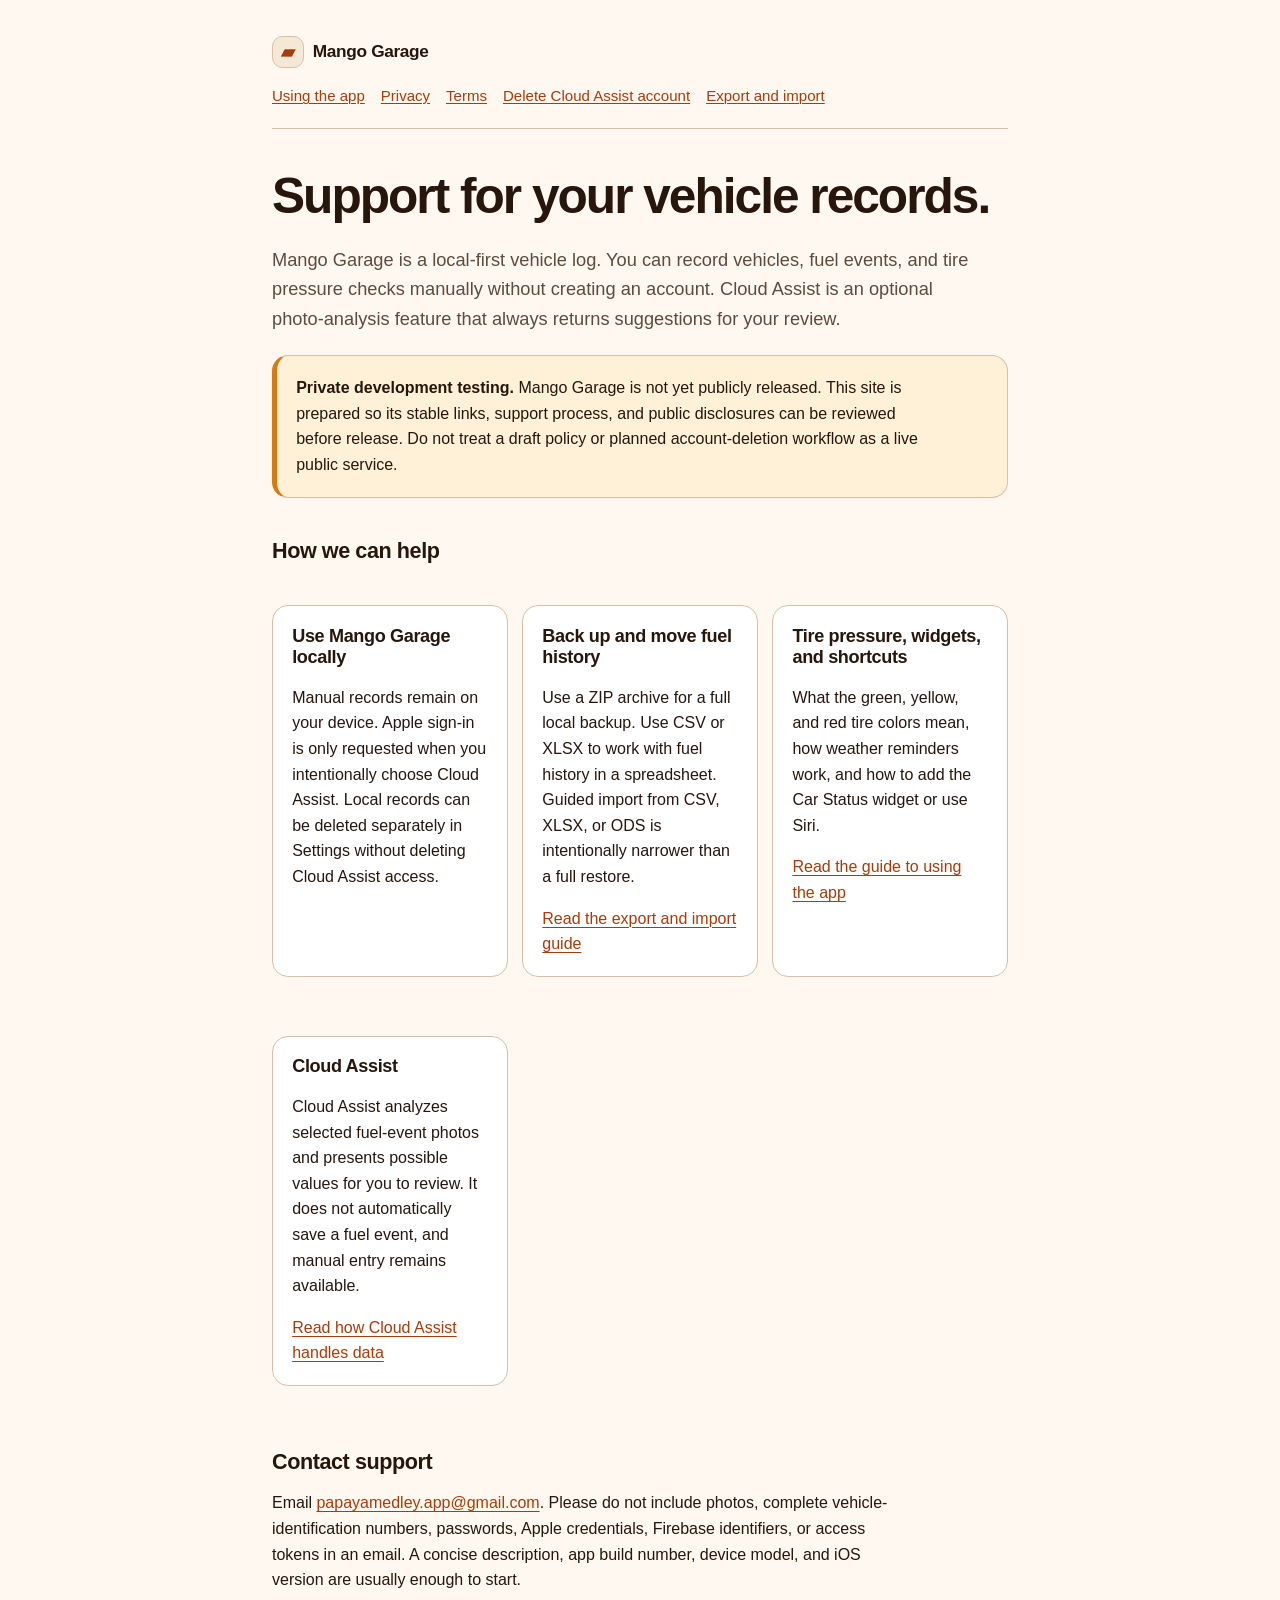
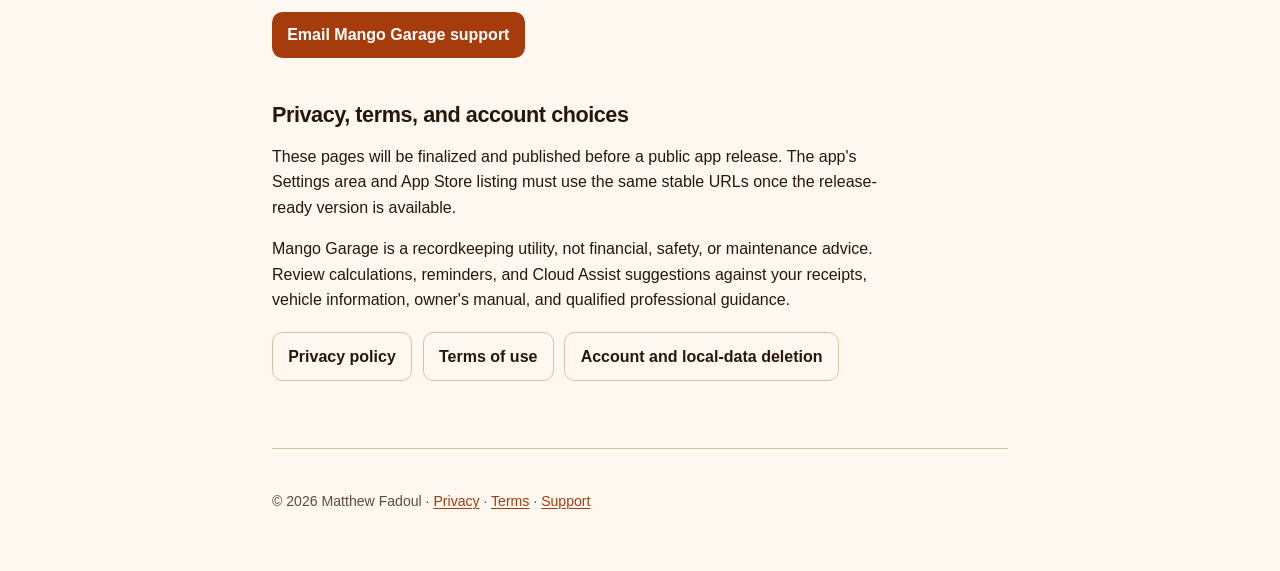
<file: index.html>
<!doctype html>
<html lang="en">
<head>
  <meta charset="utf-8">
  <meta name="viewport" content="width=device-width, initial-scale=1">
  <meta name="description" content="Mango Garage support, privacy, terms, and data portability information.">
  <title>Mango Garage Support</title>
  <link rel="stylesheet" href="styles.css">
</head>
<body>
  <a class="skip-link" href="#main-content">Skip to content</a>
  <div class="page">
    <header>
      <a class="brand" href="index.html" aria-label="Mango Garage support home">
        <span class="brand-mark" aria-hidden="true">▰</span><span>Mango Garage</span>
      </a>
      <nav aria-label="Support navigation">
        <a href="help.html">Using the app</a>
        <a href="privacy.html">Privacy</a>
        <a href="terms.html">Terms</a>
        <a href="delete-account.html">Delete Cloud Assist account</a>
        <a href="export-and-import.html">Export and import</a>
      </nav>
    </header>

    <main id="main-content">
      <h1>Support for your vehicle records.</h1>
      <p class="lede">Mango Garage is a local-first vehicle log. You can record vehicles, fuel events, and tire pressure checks manually without creating an account. Cloud Assist is an optional photo-analysis feature that always returns suggestions for your review.</p>

      <aside class="notice" aria-label="Availability notice">
        <p><strong>Private development testing.</strong> Mango Garage is not yet publicly released. This site is prepared so its stable links, support process, and public disclosures can be reviewed before release. Do not treat a draft policy or planned account-deletion workflow as a live public service.</p>
      </aside>

      <section aria-labelledby="help-heading">
        <h2 id="help-heading">How we can help</h2>
        <div class="card-grid">
          <article class="card">
            <h2>Use Mango Garage locally</h2>
            <p>Manual records remain on your device. Apple sign-in is only requested when you intentionally choose Cloud Assist. Local records can be deleted separately in Settings without deleting Cloud Assist access.</p>
          </article>
          <article class="card">
            <h2>Back up and move fuel history</h2>
            <p>Use a ZIP archive for a full local backup. Use CSV or XLSX to work with fuel history in a spreadsheet. Guided import from CSV, XLSX, or ODS is intentionally narrower than a full restore.</p>
            <p><a href="export-and-import.html">Read the export and import guide</a></p>
          </article>
          <article class="card">
            <h2>Tire pressure, widgets, and shortcuts</h2>
            <p>What the green, yellow, and red tire colors mean, how weather reminders work, and how to add the Car Status widget or use Siri.</p>
            <p><a href="help.html">Read the guide to using the app</a></p>
          </article>
          <article class="card">
            <h2>Cloud Assist</h2>
            <p>Cloud Assist analyzes selected fuel-event photos and presents possible values for you to review. It does not automatically save a fuel event, and manual entry remains available.</p>
            <p><a href="privacy.html#cloud-assist">Read how Cloud Assist handles data</a></p>
          </article>
        </div>
      </section>

      <section aria-labelledby="contact-heading">
        <h2 id="contact-heading">Contact support</h2>
        <p>Email <a href="mailto:papayamedley.app@gmail.com">papayamedley.app@gmail.com</a>. Please do not include photos, complete vehicle-identification numbers, passwords, Apple credentials, Firebase identifiers, or access tokens in an email. A concise description, app build number, device model, and iOS version are usually enough to start.</p>
        <p><a class="button" href="mailto:papayamedley.app@gmail.com?subject=Mango%20Garage%20Support">Email Mango Garage support</a></p>
      </section>

      <section aria-labelledby="legal-heading">
        <h2 id="legal-heading">Privacy, terms, and account choices</h2>
        <p>These pages will be finalized and published before a public app release. The app's Settings area and App Store listing must use the same stable URLs once the release-ready version is available.</p>
        <p>Mango Garage is a recordkeeping utility, not financial, safety, or maintenance advice. Review calculations, reminders, and Cloud Assist suggestions against your receipts, vehicle information, owner's manual, and qualified professional guidance.</p>
        <p>
          <a class="button secondary" href="privacy.html">Privacy policy</a>
          <a class="button secondary" href="terms.html">Terms of use</a>
          <a class="button secondary" href="delete-account.html">Account and local-data deletion</a>
        </p>
      </section>
    </main>

    <footer>
      <p>© 2026 Matthew Fadoul · <a href="privacy.html">Privacy</a> · <a href="terms.html">Terms</a> · <a href="mailto:papayamedley.app@gmail.com">Support</a></p>
    </footer>
  </div>
</body>
</html>
</file>
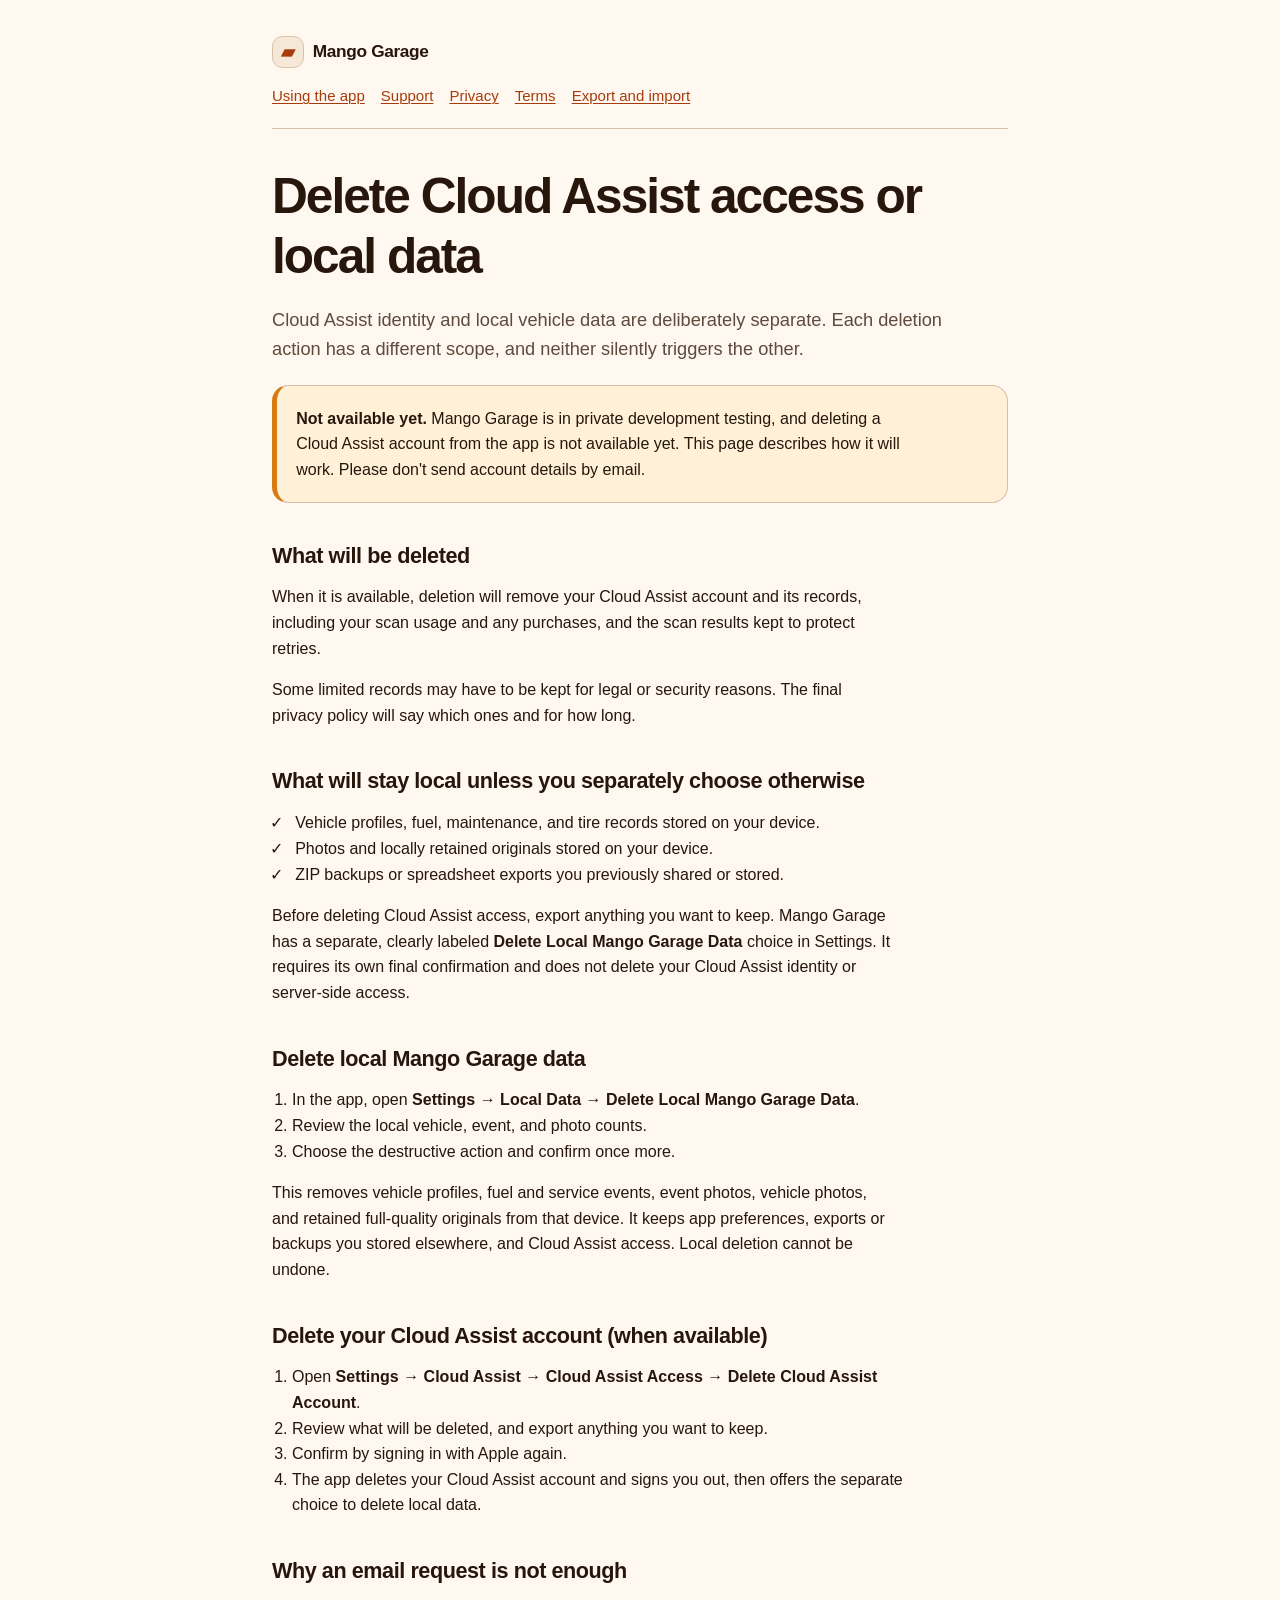
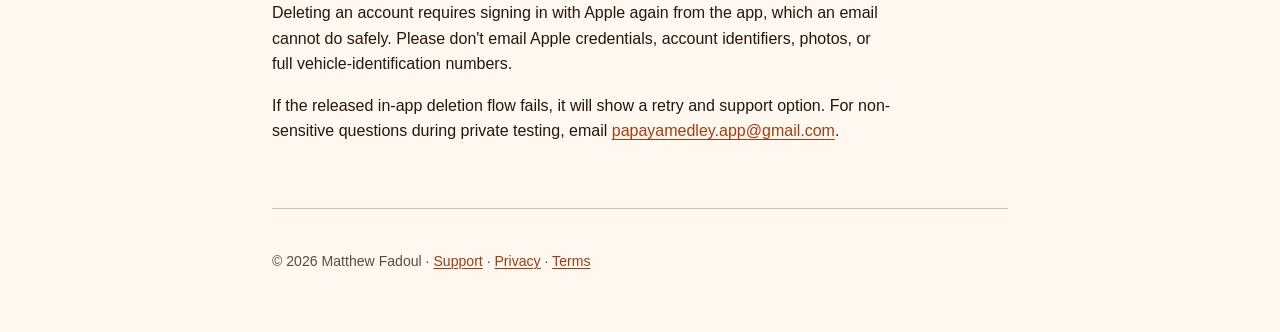
<file: delete-account.html>
<!doctype html>
<html lang="en">
<head>
  <meta charset="utf-8">
  <meta name="viewport" content="width=device-width, initial-scale=1">
  <meta name="description" content="Mango Garage Cloud Assist account and device-local data deletion information.">
  <title>Delete Cloud Assist Account or Local Data — Mango Garage</title>
  <link rel="stylesheet" href="styles.css">
</head>
<body>
  <a class="skip-link" href="#main-content">Skip to content</a>
  <div class="page">
    <header>
      <a class="brand" href="index.html" aria-label="Mango Garage support home">
        <span class="brand-mark" aria-hidden="true">▰</span><span>Mango Garage</span>
      </a>
      <nav aria-label="Support navigation">
        <a href="help.html">Using the app</a>
        <a href="index.html">Support</a>
        <a href="privacy.html">Privacy</a>
        <a href="terms.html">Terms</a>
        <a href="export-and-import.html">Export and import</a>
      </nav>
    </header>

    <main id="main-content">
      <h1>Delete Cloud Assist access or local data</h1>
      <p class="lede">Cloud Assist identity and local vehicle data are deliberately separate. Each deletion action has a different scope, and neither silently triggers the other.</p>

      <aside class="notice" aria-label="Availability notice">
        <p><strong>Not available yet.</strong> Mango Garage is in private development testing, and deleting a Cloud Assist account from the app is not available yet. This page describes how it will work. Please don't send account details by email.</p>
      </aside>

      <h2>What will be deleted</h2>
      <p>When it is available, deletion will remove your Cloud Assist account and its records, including your scan usage and any purchases, and the scan results kept to protect retries.</p>
      <p>Some limited records may have to be kept for legal or security reasons. The final privacy policy will say which ones and for how long.</p>

      <h2>What will stay local unless you separately choose otherwise</h2>
      <ul class="checklist">
        <li>Vehicle profiles, fuel, maintenance, and tire records stored on your device.</li>
        <li>Photos and locally retained originals stored on your device.</li>
        <li>ZIP backups or spreadsheet exports you previously shared or stored.</li>
      </ul>
      <p>Before deleting Cloud Assist access, export anything you want to keep. Mango Garage has a separate, clearly labeled <strong>Delete Local Mango Garage Data</strong> choice in Settings. It requires its own final confirmation and does not delete your Cloud Assist identity or server-side access.</p>

      <h2>Delete local Mango Garage data</h2>
      <ol>
        <li>In the app, open <strong>Settings → Local Data → Delete Local Mango Garage Data</strong>.</li>
        <li>Review the local vehicle, event, and photo counts.</li>
        <li>Choose the destructive action and confirm once more.</li>
      </ol>
      <p>This removes vehicle profiles, fuel and service events, event photos, vehicle photos, and retained full-quality originals from that device. It keeps app preferences, exports or backups you stored elsewhere, and Cloud Assist access. Local deletion cannot be undone.</p>

      <h2>Delete your Cloud Assist account (when available)</h2>
      <ol>
        <li>Open <strong>Settings → Cloud Assist → Cloud Assist Access → Delete Cloud Assist Account</strong>.</li>
        <li>Review what will be deleted, and export anything you want to keep.</li>
        <li>Confirm by signing in with Apple again.</li>
        <li>The app deletes your Cloud Assist account and signs you out, then offers the separate choice to delete local data.</li>
      </ol>

      <h2>Why an email request is not enough</h2>
      <p>Deleting an account requires signing in with Apple again from the app, which an email cannot do safely. Please don't email Apple credentials, account identifiers, photos, or full vehicle-identification numbers.</p>
      <p>If the released in-app deletion flow fails, it will show a retry and support option. For non-sensitive questions during private testing, email <a href="mailto:papayamedley.app@gmail.com?subject=Mango%20Garage%20Account%20Deletion%20Question">papayamedley.app@gmail.com</a>.</p>

    </main>

    <footer>
      <p>© 2026 Matthew Fadoul · <a href="index.html">Support</a> · <a href="privacy.html">Privacy</a> · <a href="terms.html">Terms</a></p>
    </footer>
  </div>
</body>
</html>
</file>
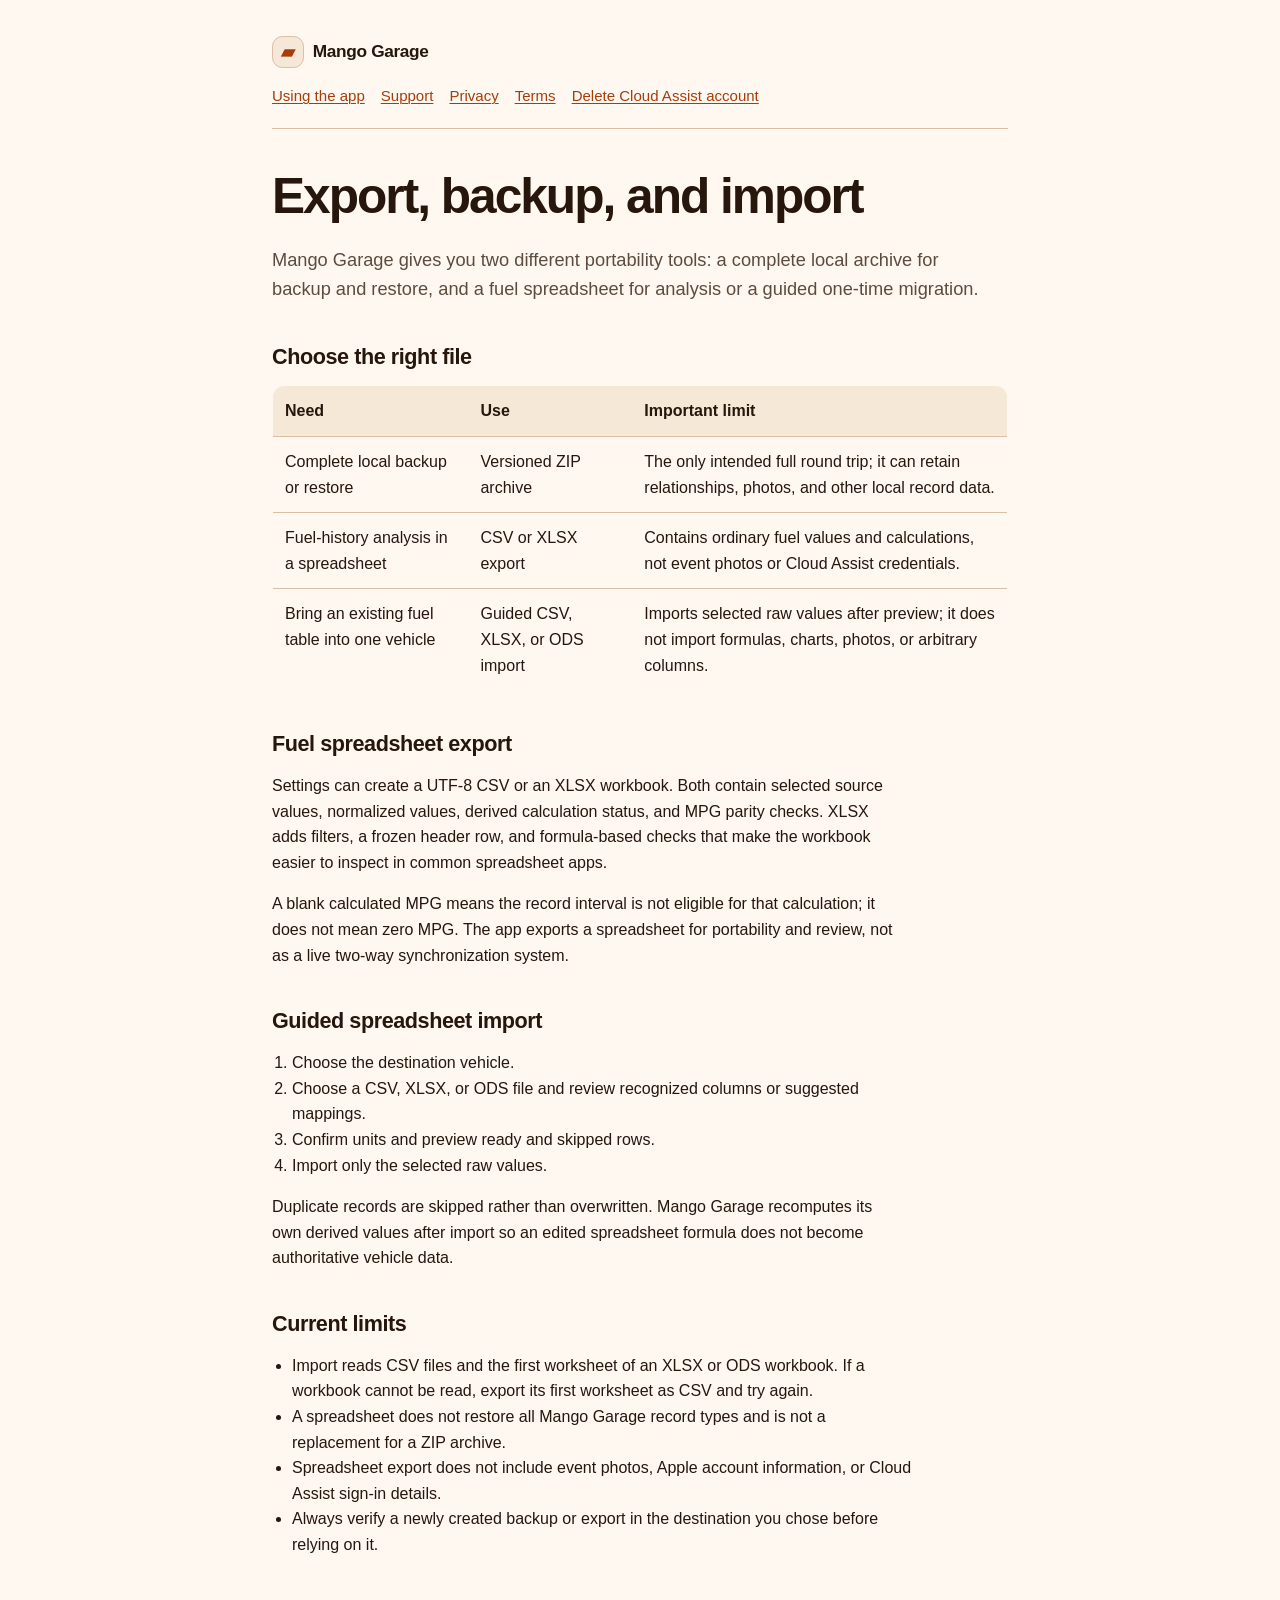
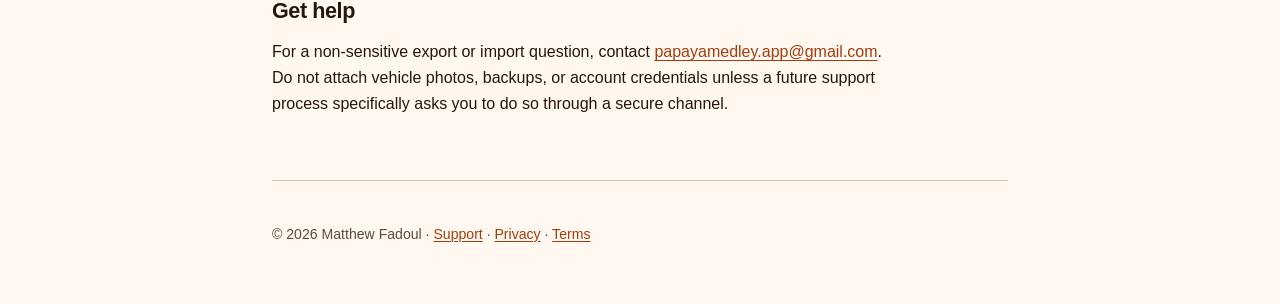
<file: export-and-import.html>
<!doctype html>
<html lang="en">
<head>
  <meta charset="utf-8">
  <meta name="viewport" content="width=device-width, initial-scale=1">
  <meta name="description" content="Mango Garage backup, fuel-spreadsheet export, and import guidance.">
  <title>Export and Import — Mango Garage</title>
  <link rel="stylesheet" href="styles.css">
</head>
<body>
  <a class="skip-link" href="#main-content">Skip to content</a>
  <div class="page">
    <header>
      <a class="brand" href="index.html" aria-label="Mango Garage support home">
        <span class="brand-mark" aria-hidden="true">▰</span><span>Mango Garage</span>
      </a>
      <nav aria-label="Support navigation">
        <a href="help.html">Using the app</a>
        <a href="index.html">Support</a>
        <a href="privacy.html">Privacy</a>
        <a href="terms.html">Terms</a>
        <a href="delete-account.html">Delete Cloud Assist account</a>
      </nav>
    </header>

    <main id="main-content">
      <h1>Export, backup, and import</h1>
      <p class="lede">Mango Garage gives you two different portability tools: a complete local archive for backup and restore, and a fuel spreadsheet for analysis or a guided one-time migration.</p>

      <h2>Choose the right file</h2>
      <table>
        <thead><tr><th scope="col">Need</th><th scope="col">Use</th><th scope="col">Important limit</th></tr></thead>
        <tbody>
          <tr><td>Complete local backup or restore</td><td>Versioned ZIP archive</td><td>The only intended full round trip; it can retain relationships, photos, and other local record data.</td></tr>
          <tr><td>Fuel-history analysis in a spreadsheet</td><td>CSV or XLSX export</td><td>Contains ordinary fuel values and calculations, not event photos or Cloud Assist credentials.</td></tr>
          <tr><td>Bring an existing fuel table into one vehicle</td><td>Guided CSV, XLSX, or ODS import</td><td>Imports selected raw values after preview; it does not import formulas, charts, photos, or arbitrary columns.</td></tr>
        </tbody>
      </table>

      <h2>Fuel spreadsheet export</h2>
      <p>Settings can create a UTF-8 CSV or an XLSX workbook. Both contain selected source values, normalized values, derived calculation status, and MPG parity checks. XLSX adds filters, a frozen header row, and formula-based checks that make the workbook easier to inspect in common spreadsheet apps.</p>
      <p>A blank calculated MPG means the record interval is not eligible for that calculation; it does not mean zero MPG. The app exports a spreadsheet for portability and review, not as a live two-way synchronization system.</p>

      <h2>Guided spreadsheet import</h2>
      <ol>
        <li>Choose the destination vehicle.</li>
        <li>Choose a CSV, XLSX, or ODS file and review recognized columns or suggested mappings.</li>
        <li>Confirm units and preview ready and skipped rows.</li>
        <li>Import only the selected raw values.</li>
      </ol>
      <p>Duplicate records are skipped rather than overwritten. Mango Garage recomputes its own derived values after import so an edited spreadsheet formula does not become authoritative vehicle data.</p>

      <h2>Current limits</h2>
      <ul>
        <li>Import reads CSV files and the first worksheet of an XLSX or ODS workbook. If a workbook cannot be read, export its first worksheet as CSV and try again.</li>
        <li>A spreadsheet does not restore all Mango Garage record types and is not a replacement for a ZIP archive.</li>
        <li>Spreadsheet export does not include event photos, Apple account information, or Cloud Assist sign-in details.</li>
        <li>Always verify a newly created backup or export in the destination you chose before relying on it.</li>
      </ul>

      <h2>Get help</h2>
      <p>For a non-sensitive export or import question, contact <a href="mailto:papayamedley.app@gmail.com?subject=Mango%20Garage%20Export%20or%20Import">papayamedley.app@gmail.com</a>. Do not attach vehicle photos, backups, or account credentials unless a future support process specifically asks you to do so through a secure channel.</p>
    </main>

    <footer>
      <p>© 2026 Matthew Fadoul · <a href="index.html">Support</a> · <a href="privacy.html">Privacy</a> · <a href="terms.html">Terms</a></p>
    </footer>
  </div>
</body>
</html>
</file>
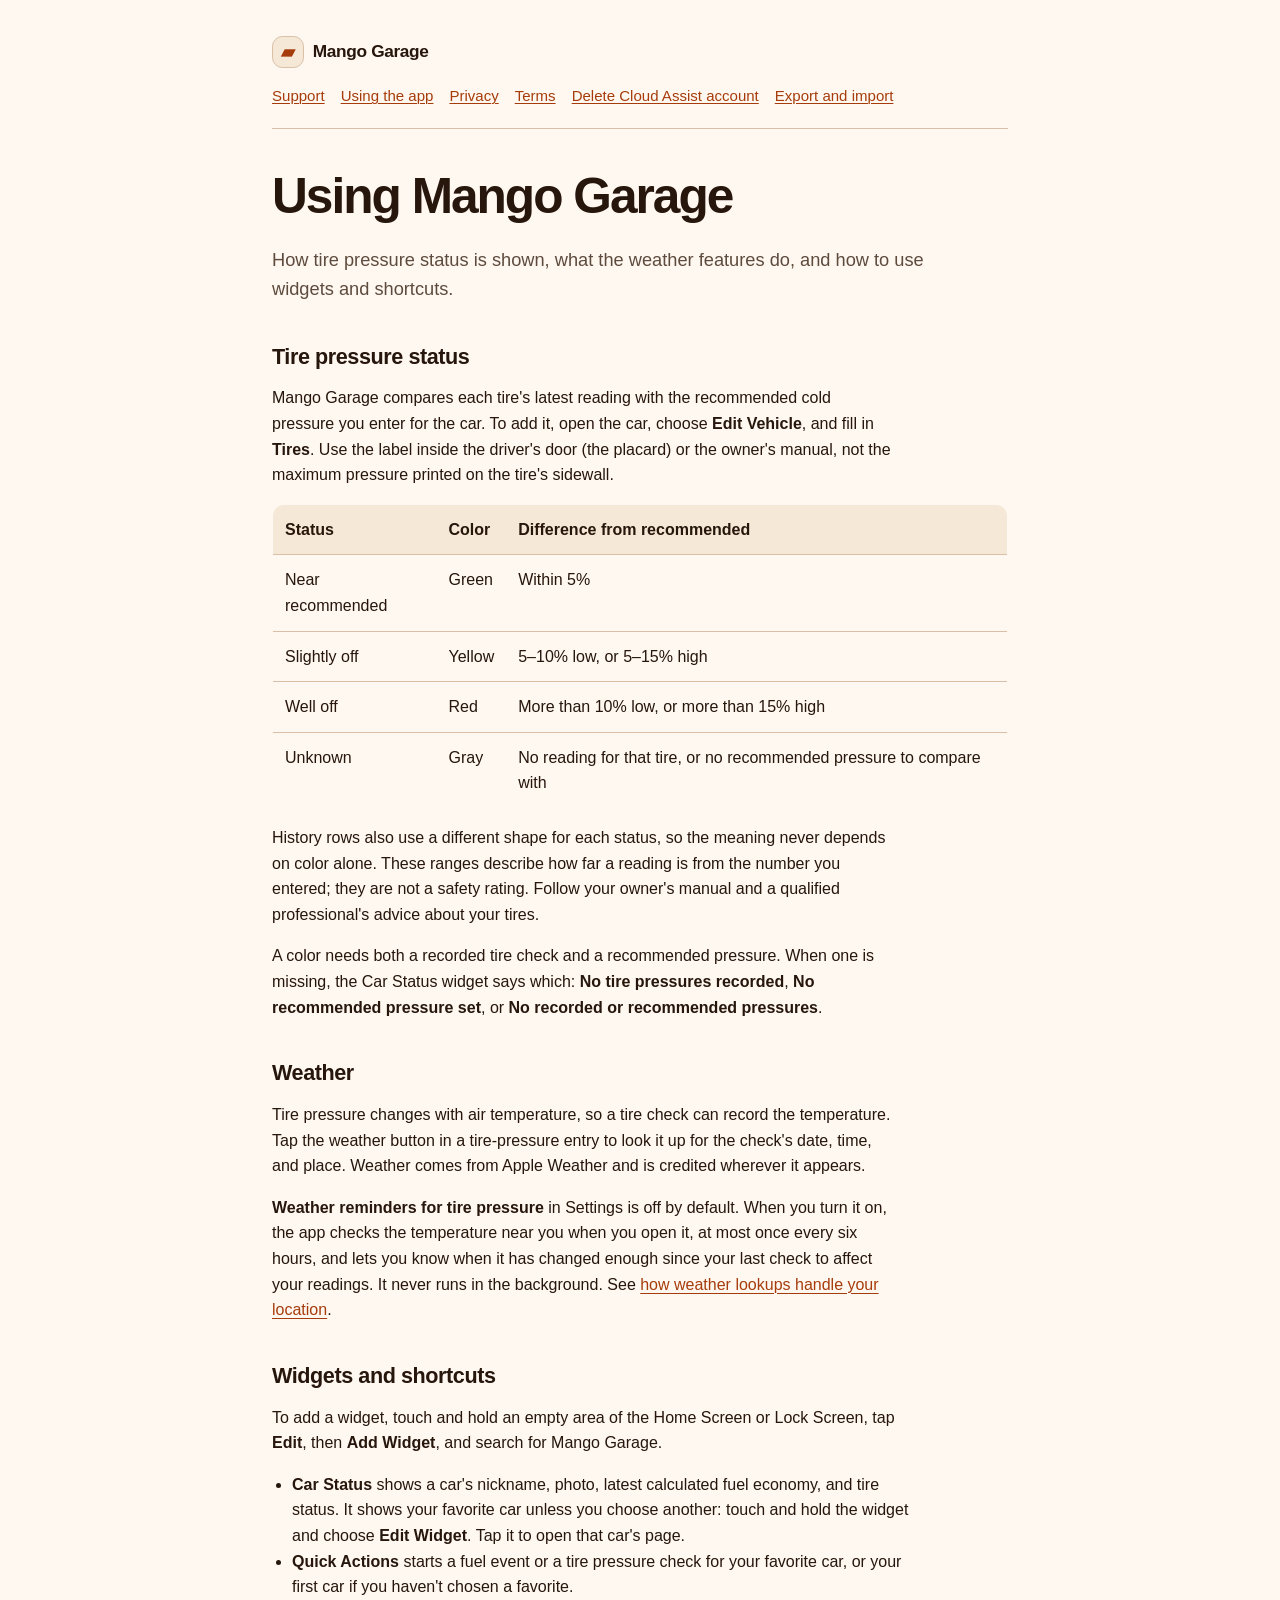
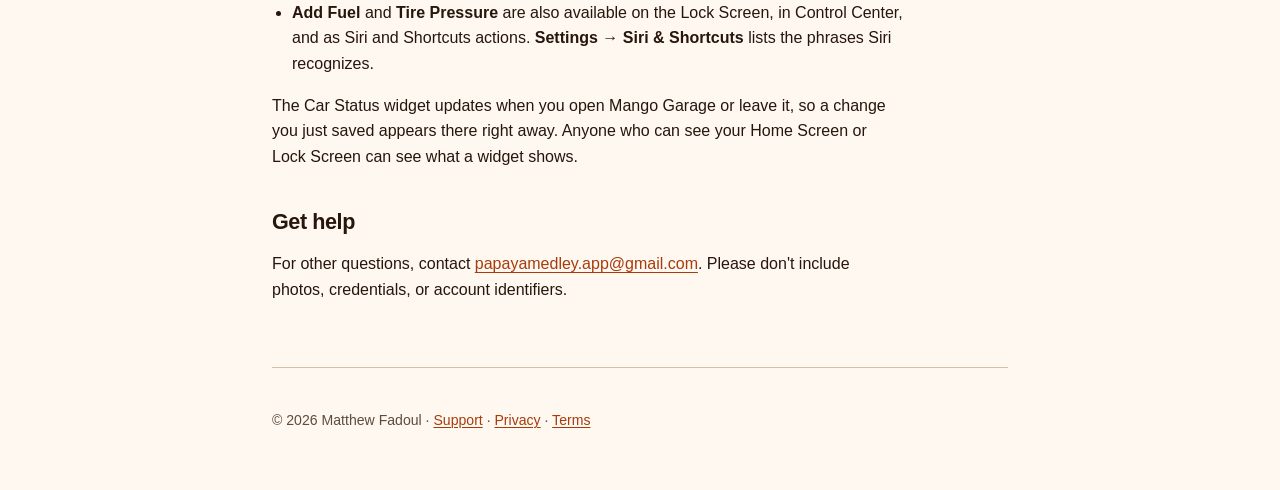
<file: help.html>
<!doctype html>
<html lang="en">
<head>
  <meta charset="utf-8">
  <meta name="viewport" content="width=device-width, initial-scale=1">
  <meta name="description" content="How Mango Garage shows tire pressure status, weather, widgets, and shortcuts.">
  <title>Using Mango Garage</title>
  <link rel="stylesheet" href="styles.css">
</head>
<body>
  <a class="skip-link" href="#main-content">Skip to content</a>
  <div class="page">
    <header>
      <a class="brand" href="index.html" aria-label="Mango Garage support home">
        <span class="brand-mark" aria-hidden="true">▰</span><span>Mango Garage</span>
      </a>
      <nav aria-label="Support navigation">
        <a href="index.html">Support</a>
        <a href="help.html" aria-current="page">Using the app</a>
        <a href="privacy.html">Privacy</a>
        <a href="terms.html">Terms</a>
        <a href="delete-account.html">Delete Cloud Assist account</a>
        <a href="export-and-import.html">Export and import</a>
      </nav>
    </header>

    <main id="main-content">
      <h1>Using Mango Garage</h1>
      <p class="lede">How tire pressure status is shown, what the weather features do, and how to use widgets and shortcuts.</p>

      <h2 id="tire-pressure">Tire pressure status</h2>
      <p>Mango Garage compares each tire's latest reading with the recommended cold pressure you enter for the car. To add it, open the car, choose <strong>Edit Vehicle</strong>, and fill in <strong>Tires</strong>. Use the label inside the driver's door (the placard) or the owner's manual, not the maximum pressure printed on the tire's sidewall.</p>
      <table>
        <thead><tr><th scope="col">Status</th><th scope="col">Color</th><th scope="col">Difference from recommended</th></tr></thead>
        <tbody>
          <tr><td>Near recommended</td><td>Green</td><td>Within 5%</td></tr>
          <tr><td>Slightly off</td><td>Yellow</td><td>5–10% low, or 5–15% high</td></tr>
          <tr><td>Well off</td><td>Red</td><td>More than 10% low, or more than 15% high</td></tr>
          <tr><td>Unknown</td><td>Gray</td><td>No reading for that tire, or no recommended pressure to compare with</td></tr>
        </tbody>
      </table>
      <p>History rows also use a different shape for each status, so the meaning never depends on color alone. These ranges describe how far a reading is from the number you entered; they are not a safety rating. Follow your owner's manual and a qualified professional's advice about your tires.</p>
      <p>A color needs both a recorded tire check and a recommended pressure. When one is missing, the Car Status widget says which: <strong>No tire pressures recorded</strong>, <strong>No recommended pressure set</strong>, or <strong>No recorded or recommended pressures</strong>.</p>

      <h2 id="weather">Weather</h2>
      <p>Tire pressure changes with air temperature, so a tire check can record the temperature. Tap the weather button in a tire-pressure entry to look it up for the check's date, time, and place. Weather comes from Apple Weather and is credited wherever it appears.</p>
      <p><strong>Weather reminders for tire pressure</strong> in Settings is off by default. When you turn it on, the app checks the temperature near you when you open it, at most once every six hours, and lets you know when it has changed enough since your last check to affect your readings. It never runs in the background. See <a href="privacy.html#weather-and-places">how weather lookups handle your location</a>.</p>

      <h2 id="widgets">Widgets and shortcuts</h2>
      <p>To add a widget, touch and hold an empty area of the Home Screen or Lock Screen, tap <strong>Edit</strong>, then <strong>Add Widget</strong>, and search for Mango Garage.</p>
      <ul>
        <li><strong>Car Status</strong> shows a car's nickname, photo, latest calculated fuel economy, and tire status. It shows your favorite car unless you choose another: touch and hold the widget and choose <strong>Edit Widget</strong>. Tap it to open that car's page.</li>
        <li><strong>Quick Actions</strong> starts a fuel event or a tire pressure check for your favorite car, or your first car if you haven't chosen a favorite.</li>
        <li><strong>Add Fuel</strong> and <strong>Tire Pressure</strong> are also available on the Lock Screen, in Control Center, and as Siri and Shortcuts actions. <strong>Settings → Siri &amp; Shortcuts</strong> lists the phrases Siri recognizes.</li>
      </ul>
      <p>The Car Status widget updates when you open Mango Garage or leave it, so a change you just saved appears there right away. Anyone who can see your Home Screen or Lock Screen can see what a widget shows.</p>

      <h2>Get help</h2>
      <p>For other questions, contact <a href="mailto:papayamedley.app@gmail.com?subject=Mango%20Garage%20Help">papayamedley.app@gmail.com</a>. Please don't include photos, credentials, or account identifiers.</p>
    </main>

    <footer>
      <p>© 2026 Matthew Fadoul · <a href="index.html">Support</a> · <a href="privacy.html">Privacy</a> · <a href="terms.html">Terms</a></p>
    </footer>
  </div>
</body>
</html>
</file>
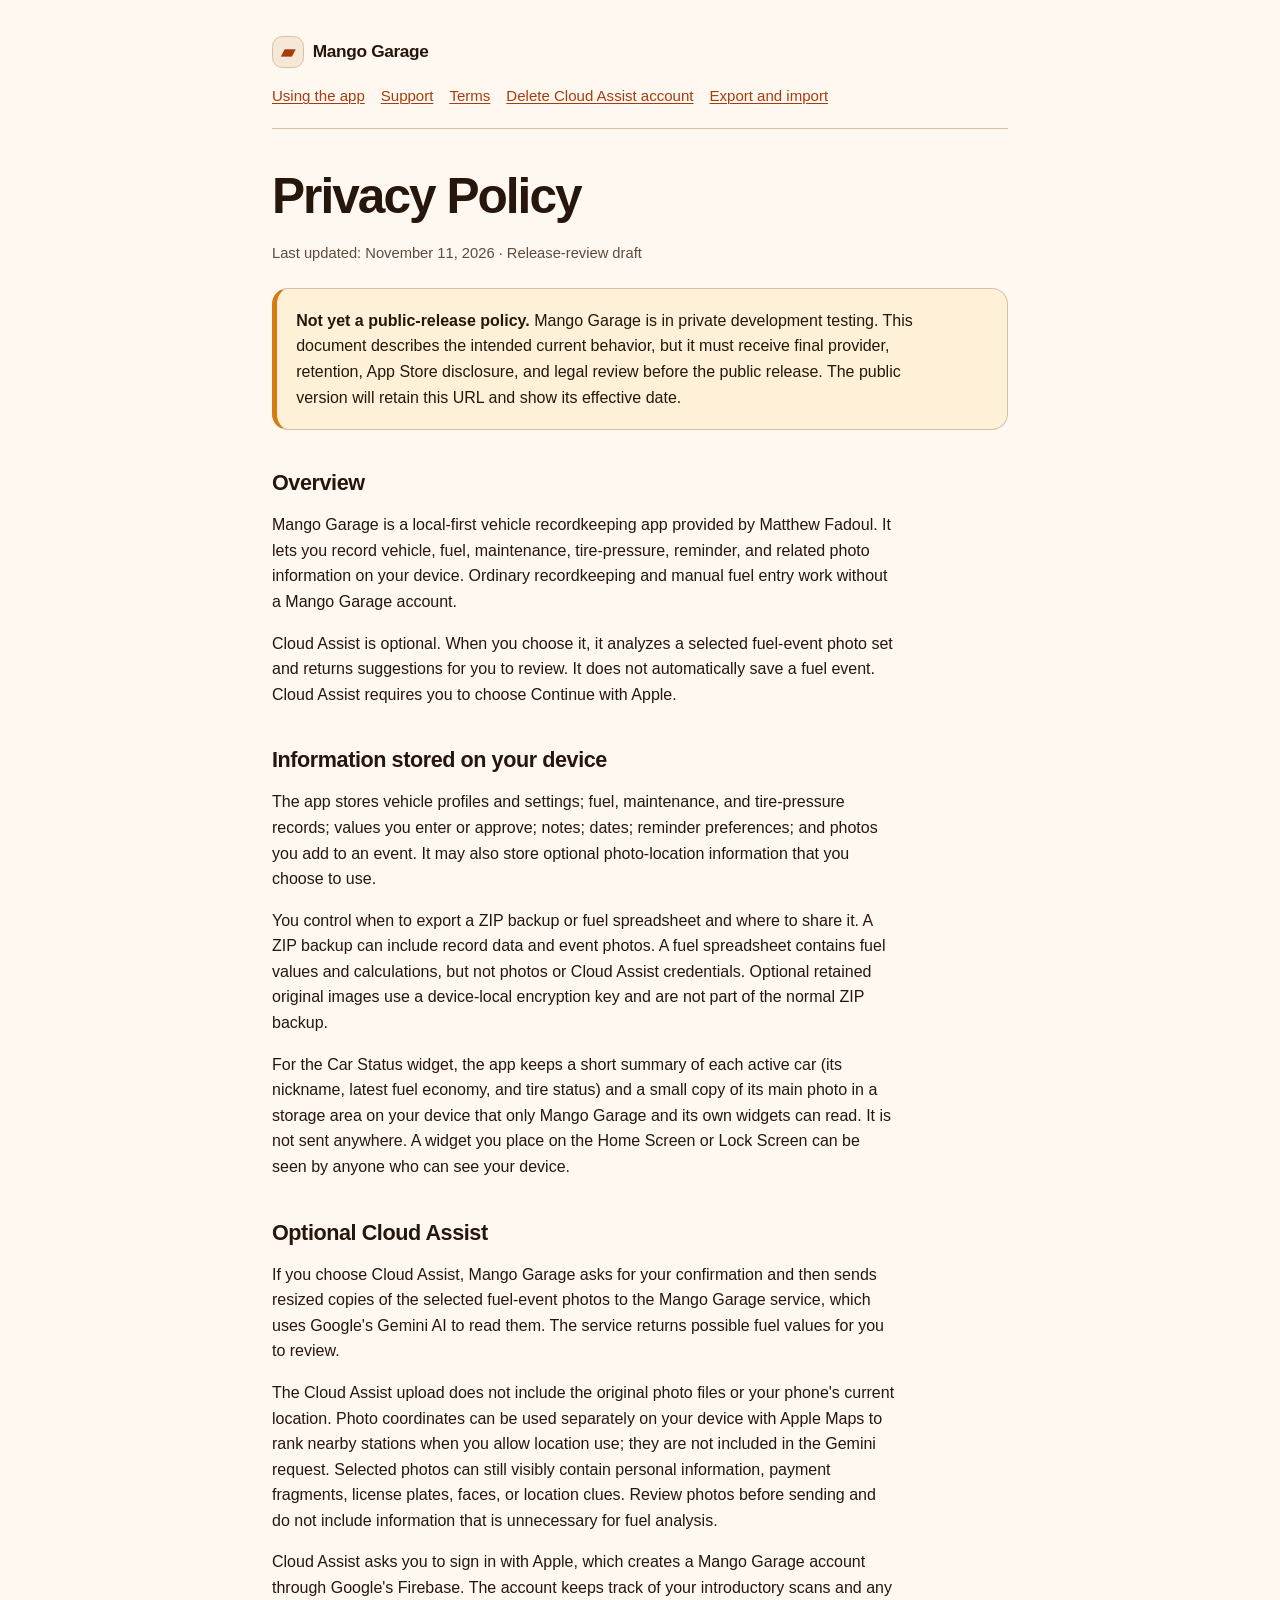
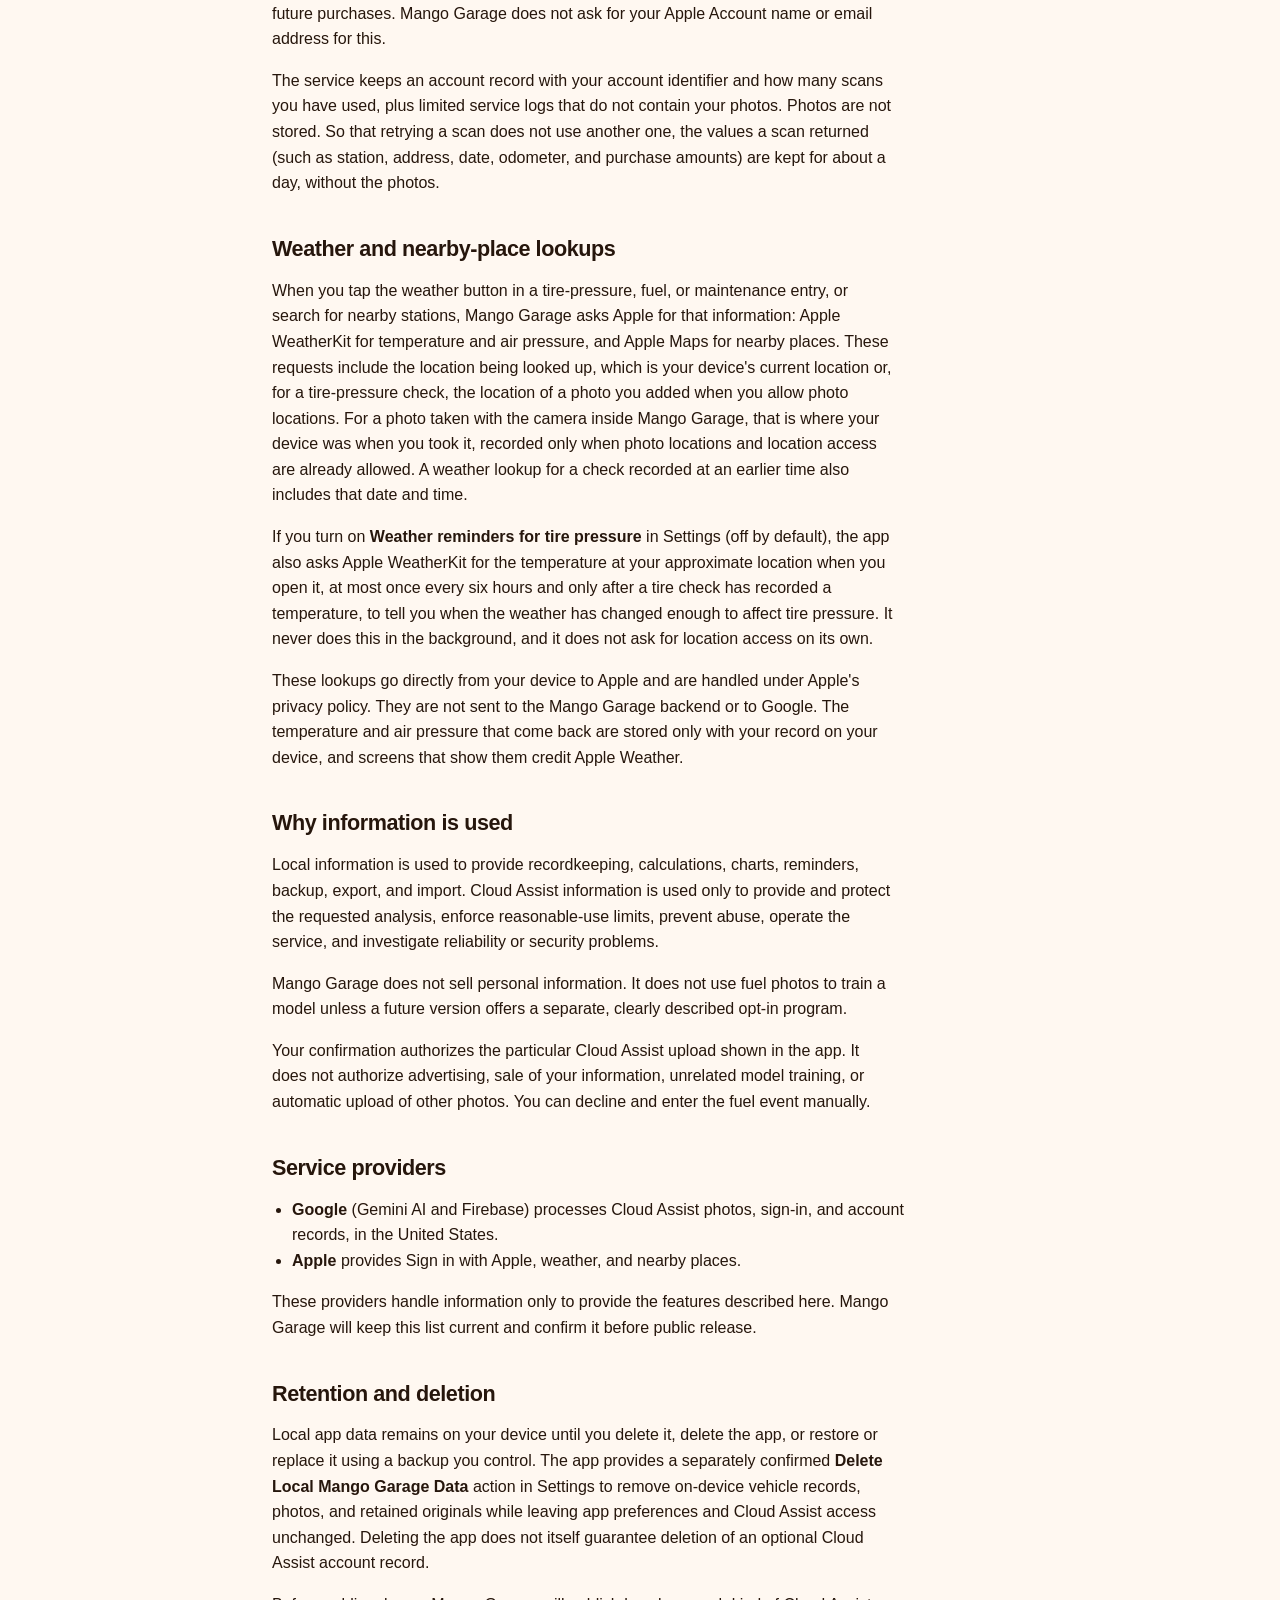
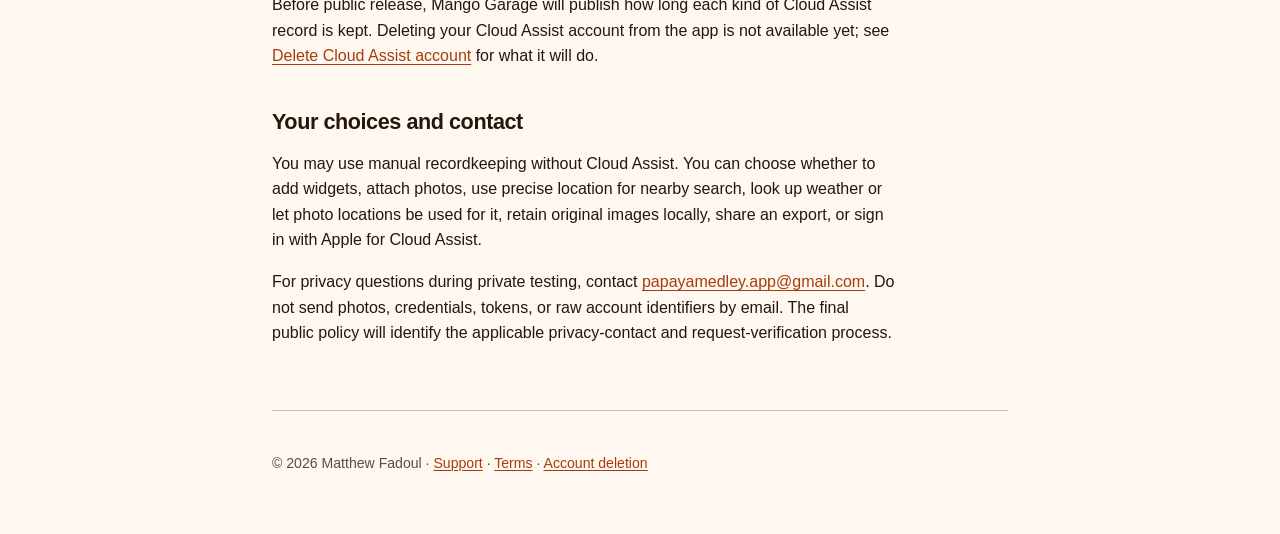
<file: privacy.html>
<!doctype html>
<html lang="en">
<head>
  <meta charset="utf-8">
  <meta name="viewport" content="width=device-width, initial-scale=1">
  <meta name="description" content="Mango Garage privacy information for its local-first app and optional Cloud Assist feature.">
  <title>Privacy Policy — Mango Garage</title>
  <link rel="stylesheet" href="styles.css">
</head>
<body>
  <a class="skip-link" href="#main-content">Skip to content</a>
  <div class="page">
    <header>
      <a class="brand" href="index.html" aria-label="Mango Garage support home">
        <span class="brand-mark" aria-hidden="true">▰</span><span>Mango Garage</span>
      </a>
      <nav aria-label="Support navigation">
        <a href="help.html">Using the app</a>
        <a href="index.html">Support</a>
        <a href="terms.html">Terms</a>
        <a href="delete-account.html">Delete Cloud Assist account</a>
        <a href="export-and-import.html">Export and import</a>
      </nav>
    </header>

    <main id="main-content">
      <h1>Privacy Policy</h1>
      <p class="meta">Last updated: November 11, 2026 · Release-review draft</p>

      <aside class="notice" aria-label="Draft notice">
        <p><strong>Not yet a public-release policy.</strong> Mango Garage is in private development testing. This document describes the intended current behavior, but it must receive final provider, retention, App Store disclosure, and legal review before the public release. The public version will retain this URL and show its effective date.</p>
      </aside>

      <h2>Overview</h2>
      <p>Mango Garage is a local-first vehicle recordkeeping app provided by Matthew Fadoul. It lets you record vehicle, fuel, maintenance, tire-pressure, reminder, and related photo information on your device. Ordinary recordkeeping and manual fuel entry work without a Mango Garage account.</p>
      <p>Cloud Assist is optional. When you choose it, it analyzes a selected fuel-event photo set and returns suggestions for you to review. It does not automatically save a fuel event. Cloud Assist requires you to choose Continue with Apple.</p>

      <h2>Information stored on your device</h2>
      <p>The app stores vehicle profiles and settings; fuel, maintenance, and tire-pressure records; values you enter or approve; notes; dates; reminder preferences; and photos you add to an event. It may also store optional photo-location information that you choose to use.</p>
      <p>You control when to export a ZIP backup or fuel spreadsheet and where to share it. A ZIP backup can include record data and event photos. A fuel spreadsheet contains fuel values and calculations, but not photos or Cloud Assist credentials. Optional retained original images use a device-local encryption key and are not part of the normal ZIP backup.</p>
      <p>For the Car Status widget, the app keeps a short summary of each active car (its nickname, latest fuel economy, and tire status) and a small copy of its main photo in a storage area on your device that only Mango Garage and its own widgets can read. It is not sent anywhere. A widget you place on the Home Screen or Lock Screen can be seen by anyone who can see your device.</p>

      <h2 id="cloud-assist">Optional Cloud Assist</h2>
      <p>If you choose Cloud Assist, Mango Garage asks for your confirmation and then sends resized copies of the selected fuel-event photos to the Mango Garage service, which uses Google's Gemini AI to read them. The service returns possible fuel values for you to review.</p>
      <p>The Cloud Assist upload does not include the original photo files or your phone's current location. Photo coordinates can be used separately on your device with Apple Maps to rank nearby stations when you allow location use; they are not included in the Gemini request. Selected photos can still visibly contain personal information, payment fragments, license plates, faces, or location clues. Review photos before sending and do not include information that is unnecessary for fuel analysis.</p>
      <p>Cloud Assist asks you to sign in with Apple, which creates a Mango Garage account through Google's Firebase. The account keeps track of your introductory scans and any future purchases. Mango Garage does not ask for your Apple Account name or email address for this.</p>
      <p>The service keeps an account record with your account identifier and how many scans you have used, plus limited service logs that do not contain your photos. Photos are not stored. So that retrying a scan does not use another one, the values a scan returned (such as station, address, date, odometer, and purchase amounts) are kept for about a day, without the photos.</p>

      <h2 id="weather-and-places">Weather and nearby-place lookups</h2>
      <p>When you tap the weather button in a tire-pressure, fuel, or maintenance entry, or search for nearby stations, Mango Garage asks Apple for that information: Apple WeatherKit for temperature and air pressure, and Apple Maps for nearby places. These requests include the location being looked up, which is your device's current location or, for a tire-pressure check, the location of a photo you added when you allow photo locations. For a photo taken with the camera inside Mango Garage, that is where your device was when you took it, recorded only when photo locations and location access are already allowed. A weather lookup for a check recorded at an earlier time also includes that date and time.</p>
      <p>If you turn on <strong>Weather reminders for tire pressure</strong> in Settings (off by default), the app also asks Apple WeatherKit for the temperature at your approximate location when you open it, at most once every six hours and only after a tire check has recorded a temperature, to tell you when the weather has changed enough to affect tire pressure. It never does this in the background, and it does not ask for location access on its own.</p>
      <p>These lookups go directly from your device to Apple and are handled under Apple's privacy policy. They are not sent to the Mango Garage backend or to Google. The temperature and air pressure that come back are stored only with your record on your device, and screens that show them credit Apple Weather.</p>

      <h2>Why information is used</h2>
      <p>Local information is used to provide recordkeeping, calculations, charts, reminders, backup, export, and import. Cloud Assist information is used only to provide and protect the requested analysis, enforce reasonable-use limits, prevent abuse, operate the service, and investigate reliability or security problems.</p>
      <p>Mango Garage does not sell personal information. It does not use fuel photos to train a model unless a future version offers a separate, clearly described opt-in program.</p>
      <p>Your confirmation authorizes the particular Cloud Assist upload shown in the app. It does not authorize advertising, sale of your information, unrelated model training, or automatic upload of other photos. You can decline and enter the fuel event manually.</p>

      <h2>Service providers</h2>
      <ul>
        <li><strong>Google</strong> (Gemini AI and Firebase) processes Cloud Assist photos, sign-in, and account records, in the United States.</li>
        <li><strong>Apple</strong> provides Sign in with Apple, weather, and nearby places.</li>
      </ul>
      <p>These providers handle information only to provide the features described here. Mango Garage will keep this list current and confirm it before public release.</p>

      <h2>Retention and deletion</h2>
      <p>Local app data remains on your device until you delete it, delete the app, or restore or replace it using a backup you control. The app provides a separately confirmed <strong>Delete Local Mango Garage Data</strong> action in Settings to remove on-device vehicle records, photos, and retained originals while leaving app preferences and Cloud Assist access unchanged. Deleting the app does not itself guarantee deletion of an optional Cloud Assist account record.</p>
      <p>Before public release, Mango Garage will publish how long each kind of Cloud Assist record is kept. Deleting your Cloud Assist account from the app is not available yet; see <a href="delete-account.html">Delete Cloud Assist account</a> for what it will do.</p>

      <h2>Your choices and contact</h2>
      <p>You may use manual recordkeeping without Cloud Assist. You can choose whether to add widgets, attach photos, use precise location for nearby search, look up weather or let photo locations be used for it, retain original images locally, share an export, or sign in with Apple for Cloud Assist.</p>
      <p>For privacy questions during private testing, contact <a href="mailto:papayamedley.app@gmail.com?subject=Mango%20Garage%20Privacy">papayamedley.app@gmail.com</a>. Do not send photos, credentials, tokens, or raw account identifiers by email. The final public policy will identify the applicable privacy-contact and request-verification process.</p>
    </main>

    <footer>
      <p>© 2026 Matthew Fadoul · <a href="index.html">Support</a> · <a href="terms.html">Terms</a> · <a href="delete-account.html">Account deletion</a></p>
    </footer>
  </div>
</body>
</html>
</file>
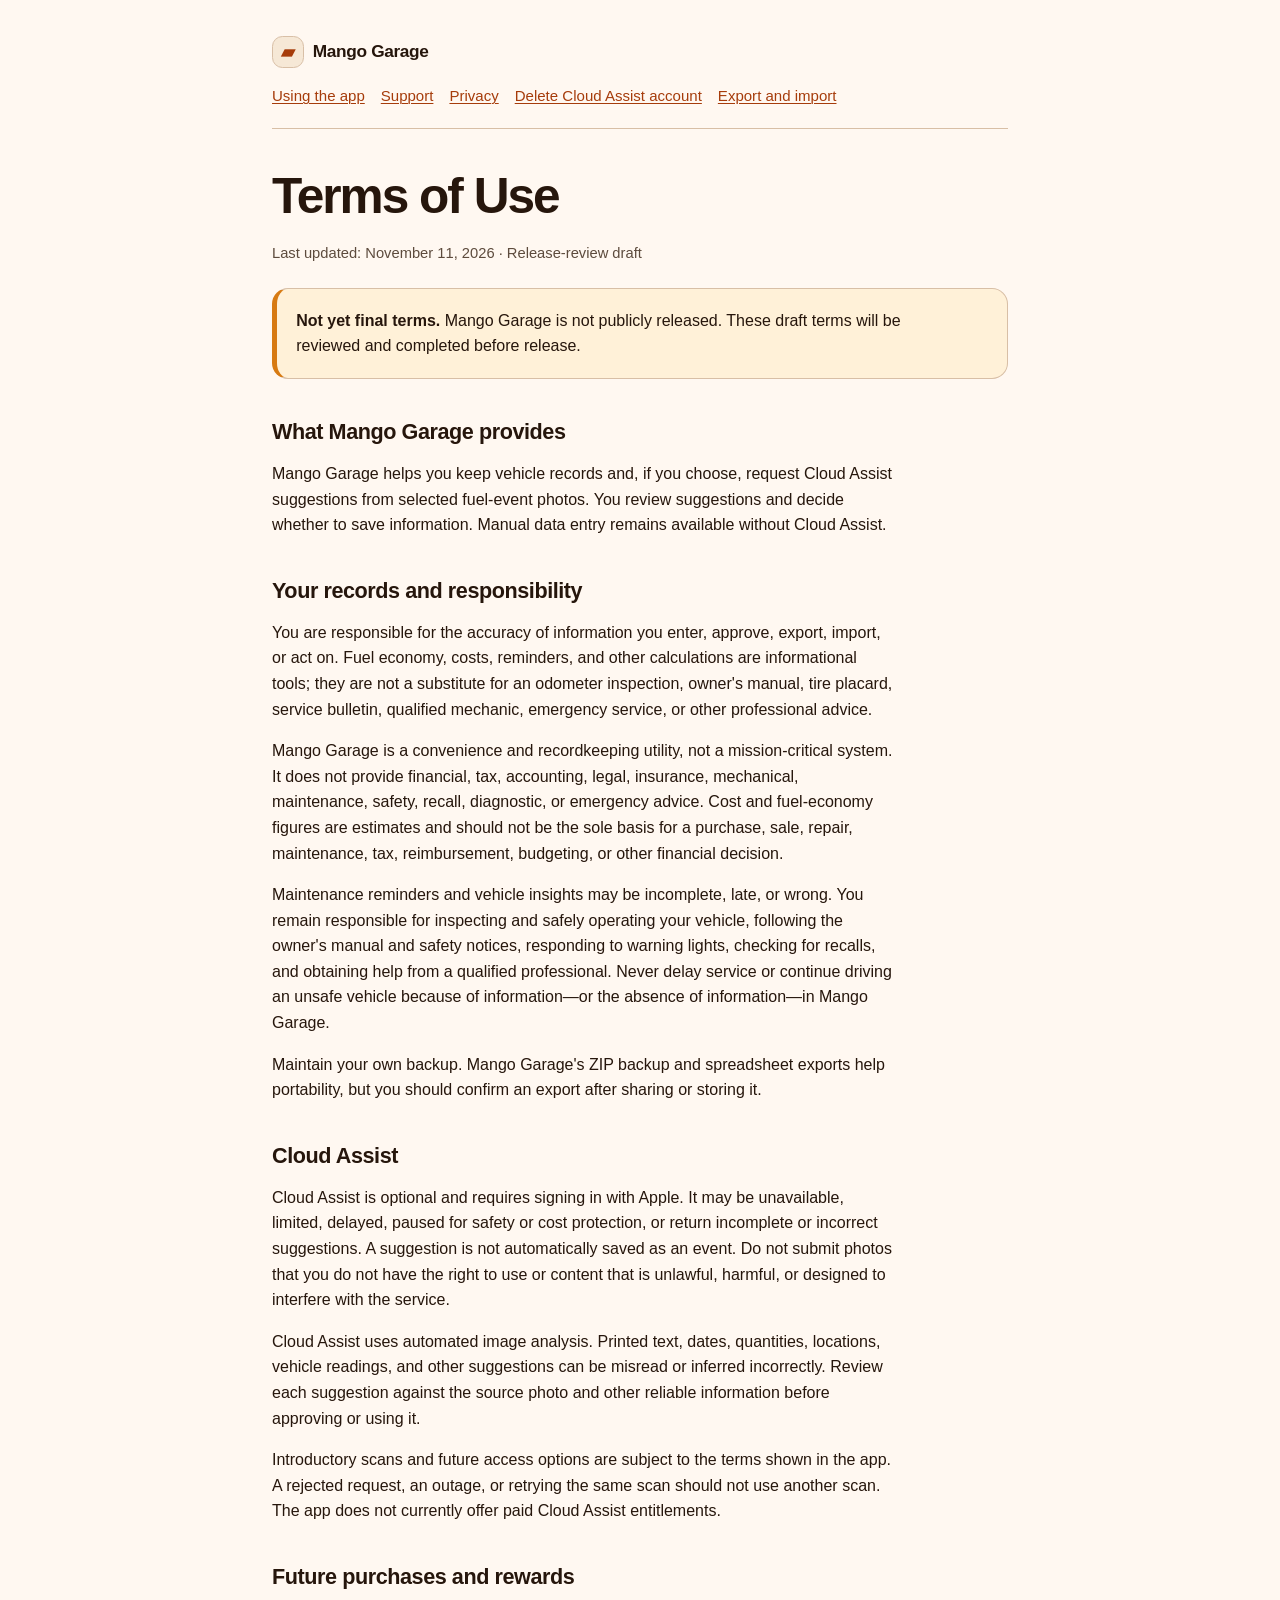
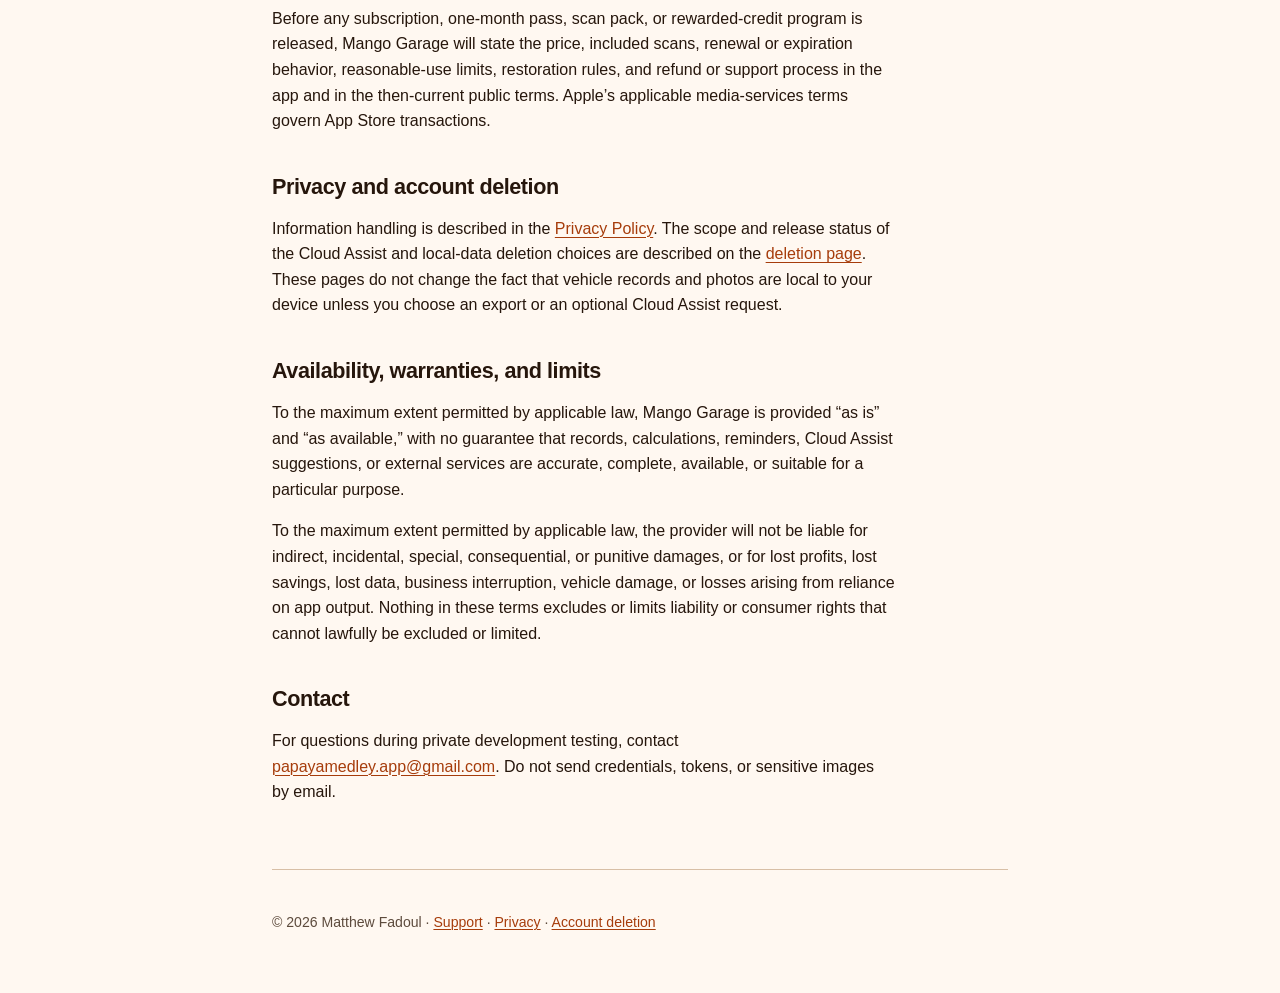
<file: terms.html>
<!doctype html>
<html lang="en">
<head>
  <meta charset="utf-8">
  <meta name="viewport" content="width=device-width, initial-scale=1">
  <meta name="description" content="Draft Mango Garage terms of use.">
  <title>Terms of Use — Mango Garage</title>
  <link rel="stylesheet" href="styles.css">
</head>
<body>
  <a class="skip-link" href="#main-content">Skip to content</a>
  <div class="page">
    <header>
      <a class="brand" href="index.html" aria-label="Mango Garage support home">
        <span class="brand-mark" aria-hidden="true">▰</span><span>Mango Garage</span>
      </a>
      <nav aria-label="Support navigation">
        <a href="help.html">Using the app</a>
        <a href="index.html">Support</a>
        <a href="privacy.html">Privacy</a>
        <a href="delete-account.html">Delete Cloud Assist account</a>
        <a href="export-and-import.html">Export and import</a>
      </nav>
    </header>

    <main id="main-content">
      <h1>Terms of Use</h1>
      <p class="meta">Last updated: November 11, 2026 · Release-review draft</p>

      <aside class="notice" aria-label="Draft notice">
        <p><strong>Not yet final terms.</strong> Mango Garage is not publicly released. These draft terms will be reviewed and completed before release.</p>
      </aside>

      <h2>What Mango Garage provides</h2>
      <p>Mango Garage helps you keep vehicle records and, if you choose, request Cloud Assist suggestions from selected fuel-event photos. You review suggestions and decide whether to save information. Manual data entry remains available without Cloud Assist.</p>

      <h2>Your records and responsibility</h2>
      <p>You are responsible for the accuracy of information you enter, approve, export, import, or act on. Fuel economy, costs, reminders, and other calculations are informational tools; they are not a substitute for an odometer inspection, owner's manual, tire placard, service bulletin, qualified mechanic, emergency service, or other professional advice.</p>
      <p>Mango Garage is a convenience and recordkeeping utility, not a mission-critical system. It does not provide financial, tax, accounting, legal, insurance, mechanical, maintenance, safety, recall, diagnostic, or emergency advice. Cost and fuel-economy figures are estimates and should not be the sole basis for a purchase, sale, repair, maintenance, tax, reimbursement, budgeting, or other financial decision.</p>
      <p>Maintenance reminders and vehicle insights may be incomplete, late, or wrong. You remain responsible for inspecting and safely operating your vehicle, following the owner's manual and safety notices, responding to warning lights, checking for recalls, and obtaining help from a qualified professional. Never delay service or continue driving an unsafe vehicle because of information—or the absence of information—in Mango Garage.</p>
      <p>Maintain your own backup. Mango Garage's ZIP backup and spreadsheet exports help portability, but you should confirm an export after sharing or storing it.</p>

      <h2>Cloud Assist</h2>
      <p>Cloud Assist is optional and requires signing in with Apple. It may be unavailable, limited, delayed, paused for safety or cost protection, or return incomplete or incorrect suggestions. A suggestion is not automatically saved as an event. Do not submit photos that you do not have the right to use or content that is unlawful, harmful, or designed to interfere with the service.</p>
      <p>Cloud Assist uses automated image analysis. Printed text, dates, quantities, locations, vehicle readings, and other suggestions can be misread or inferred incorrectly. Review each suggestion against the source photo and other reliable information before approving or using it.</p>
      <p>Introductory scans and future access options are subject to the terms shown in the app. A rejected request, an outage, or retrying the same scan should not use another scan. The app does not currently offer paid Cloud Assist entitlements.</p>

      <h2>Future purchases and rewards</h2>
      <p>Before any subscription, one-month pass, scan pack, or rewarded-credit program is released, Mango Garage will state the price, included scans, renewal or expiration behavior, reasonable-use limits, restoration rules, and refund or support process in the app and in the then-current public terms. Apple’s applicable media-services terms govern App Store transactions.</p>

      <h2>Privacy and account deletion</h2>
      <p>Information handling is described in the <a href="privacy.html">Privacy Policy</a>. The scope and release status of the Cloud Assist and local-data deletion choices are described on the <a href="delete-account.html">deletion page</a>. These pages do not change the fact that vehicle records and photos are local to your device unless you choose an export or an optional Cloud Assist request.</p>

      <h2>Availability, warranties, and limits</h2>
      <p>To the maximum extent permitted by applicable law, Mango Garage is provided “as is” and “as available,” with no guarantee that records, calculations, reminders, Cloud Assist suggestions, or external services are accurate, complete, available, or suitable for a particular purpose.</p>
      <p>To the maximum extent permitted by applicable law, the provider will not be liable for indirect, incidental, special, consequential, or punitive damages, or for lost profits, lost savings, lost data, business interruption, vehicle damage, or losses arising from reliance on app output. Nothing in these terms excludes or limits liability or consumer rights that cannot lawfully be excluded or limited.</p>

      <h2>Contact</h2>
      <p>For questions during private development testing, contact <a href="mailto:papayamedley.app@gmail.com?subject=Mango%20Garage%20Terms">papayamedley.app@gmail.com</a>. Do not send credentials, tokens, or sensitive images by email.</p>
    </main>

    <footer>
      <p>© 2026 Matthew Fadoul · <a href="index.html">Support</a> · <a href="privacy.html">Privacy</a> · <a href="delete-account.html">Account deletion</a></p>
    </footer>
  </div>
</body>
</html>
</file>
<file: styles.css>
:root {
  color-scheme: light dark;
  --canvas: #fff8f1;
  --surface: #ffffff;
  --surface-raised: #f6e8d6;
  --ink: #26160c;
  --secondary-ink: #5d4b3d;
  --action: #a63c0b;
  --action-foreground: #ffffff;
  --outline: #d8bfa6;
  --notice: #fff1d8;
  --notice-outline: #d77a12;
  --success: #186b42;
  --max-width: 46rem;
}

@media (prefers-color-scheme: dark) {
  :root {
    --canvas: #17100a;
    --surface: #251a11;
    --surface-raised: #332316;
    --ink: #fff7ed;
    --secondary-ink: #d9c6b5;
    --action: #ff9b4a;
    --action-foreground: #241008;
    --outline: #604832;
    --notice: #3b2611;
    --notice-outline: #ffae55;
    --success: #83d7a5;
  }
}

* { box-sizing: border-box; }

html { background: var(--canvas); }

body {
  margin: 0;
  min-width: 20rem;
  background: var(--canvas);
  color: var(--ink);
  font-family: -apple-system, BlinkMacSystemFont, "Segoe UI", Roboto, Helvetica, Arial, sans-serif;
  font-size: 1rem;
  line-height: 1.6;
}

a {
  color: var(--action);
  text-decoration-thickness: 0.08em;
  text-underline-offset: 0.16em;
}

a:hover { text-decoration-thickness: 0.14em; }

a:focus-visible,
button:focus-visible {
  outline: 0.2rem solid var(--ink);
  outline-offset: 0.2rem;
  border-radius: 0.3rem;
}

.skip-link {
  position: fixed;
  top: -4rem;
  left: 1rem;
  z-index: 10;
  padding: 0.65rem 0.9rem;
  background: var(--ink);
  color: var(--canvas);
}

.skip-link:focus { top: 1rem; }

.page {
  width: min(calc(100% - 2rem), var(--max-width));
  margin: 0 auto;
}

header {
  padding: 2.25rem 0 1.25rem;
  border-bottom: 1px solid var(--outline);
}

.brand {
  display: inline-flex;
  align-items: center;
  gap: 0.55rem;
  color: var(--ink);
  font-size: 1.08rem;
  font-weight: 750;
  letter-spacing: -0.02em;
  text-decoration: none;
}

.brand-mark {
  display: grid;
  width: 2rem;
  height: 2rem;
  place-items: center;
  border: 1px solid var(--outline);
  border-radius: 0.65rem;
  background: var(--surface-raised);
  color: var(--action);
  font-size: 1.12rem;
}

nav {
  display: flex;
  flex-wrap: wrap;
  gap: 0.4rem 1rem;
  margin-top: 1rem;
}

nav a { font-size: 0.94rem; }

main { padding: 2.4rem 0 3rem; }

h1, h2, h3 { color: var(--ink); line-height: 1.2; }
h1 { margin: 0 0 0.8rem; font-size: clamp(2rem, 9vw, 3.1rem); letter-spacing: -0.04em; }
h2 { margin: 2.5rem 0 0.7rem; font-size: 1.35rem; letter-spacing: -0.02em; }
h3 { margin: 1.55rem 0 0.45rem; font-size: 1.07rem; }
p, li { max-width: 70ch; }
ul, ol { padding-left: 1.25rem; }

.lede { color: var(--secondary-ink); font-size: 1.14rem; }

.card,
.notice {
  margin: 1.4rem 0;
  padding: 1.2rem;
  border: 1px solid var(--outline);
  border-radius: 1rem;
  background: var(--surface);
}

.notice {
  border-left: 0.35rem solid var(--notice-outline);
  background: var(--notice);
}

.notice p:first-child,
.card p:first-child { margin-top: 0; }
.notice p:last-child,
.card p:last-child { margin-bottom: 0; }

.card-grid {
  display: grid;
  gap: 0.9rem;
  grid-template-columns: repeat(auto-fit, minmax(min(100%, 14rem), 1fr));
  margin-top: 1.2rem;
}

.card h2 { margin-top: 0; font-size: 1.13rem; }

.button {
  display: inline-block;
  margin: 0.2rem 0.4rem 0.2rem 0;
  padding: 0.65rem 0.95rem;
  border-radius: 0.65rem;
  background: var(--action);
  color: var(--action-foreground);
  font-weight: 700;
  text-decoration: none;
}

.button.secondary {
  border: 1px solid var(--outline);
  background: transparent;
  color: var(--ink);
}

.meta { color: var(--secondary-ink); font-size: 0.92rem; }

.checklist { list-style: "✓  "; }
.checklist li { padding-left: 0.2rem; }

.status-good { color: var(--success); font-weight: 700; }

table {
  width: 100%;
  border-collapse: collapse;
  margin: 1rem 0;
  overflow: hidden;
  border: 1px solid var(--outline);
  border-radius: 0.75rem;
}

th, td { padding: 0.75rem; border-bottom: 1px solid var(--outline); text-align: left; vertical-align: top; }
th { background: var(--surface-raised); }
tr:last-child td { border-bottom: 0; }

footer {
  padding: 1.7rem 0 2.8rem;
  border-top: 1px solid var(--outline);
  color: var(--secondary-ink);
  font-size: 0.88rem;
}

@media (max-width: 34rem) {
  .page { width: min(calc(100% - 1.4rem), var(--max-width)); }
  header { padding-top: 1.5rem; }
  main { padding-top: 1.8rem; }
  th, td { padding: 0.6rem; }
}
</file>
